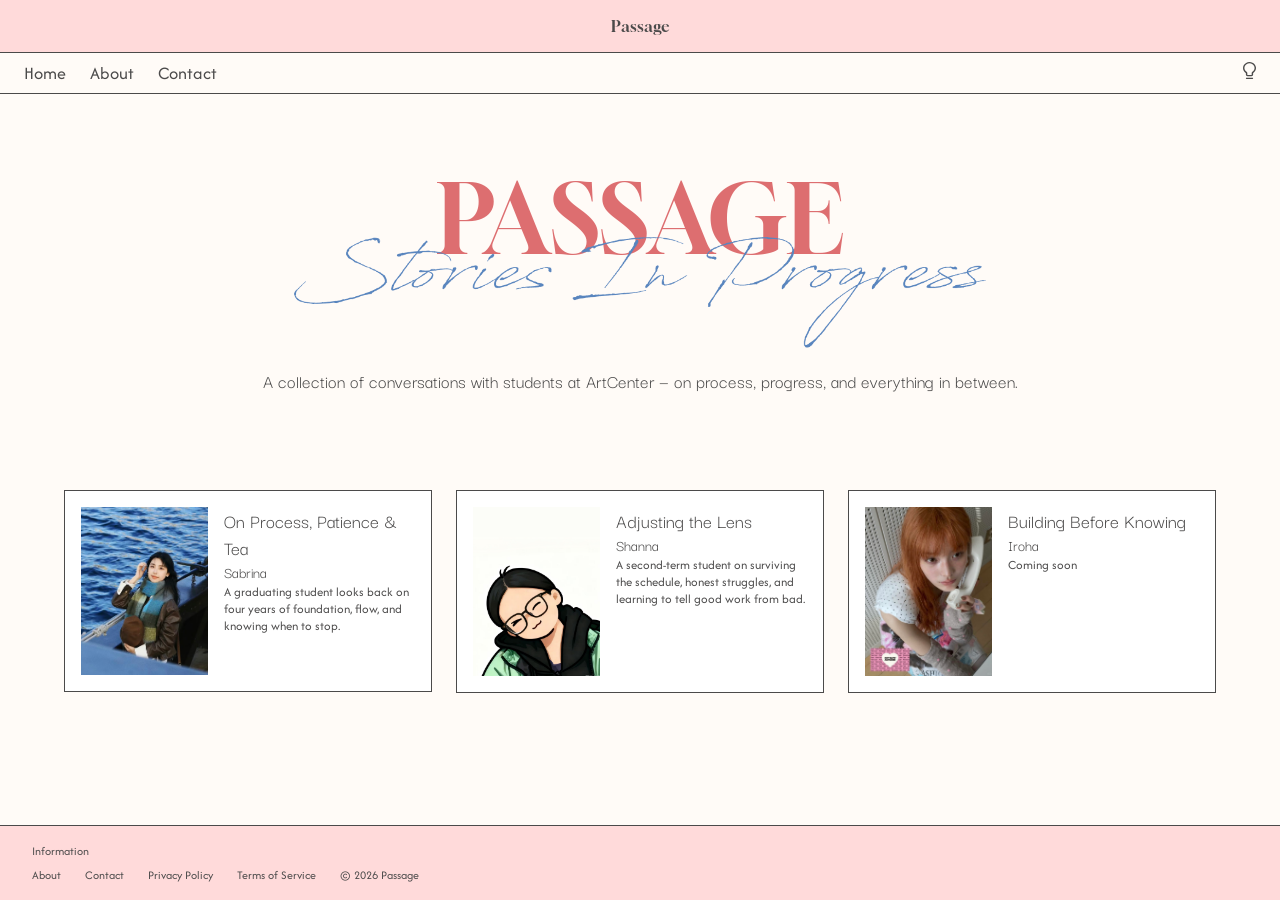
<file: index.html>
<!DOCTYPE html>
<html lang="en">
<head>
	<meta charset="utf-8">
	<meta content="initial-scale=1.0,width=device-width" name="viewport">

	<title>Passage-landing</title>

	<link href="css/reset.css" rel="stylesheet" type="text/css">
	<link href="css/styles.css" rel="stylesheet" type="text/css">

	<link rel="preconnect" href="https://fonts.googleapis.com">
	<link rel="preconnect" href="https://fonts.gstatic.com" crossorigin>
	<link href="https://fonts.googleapis.com/css2?family=Afacad:ital,wght@0,400..700;1,400..700&family=Darker+Grotesque:wght@300..900&family=Gloock&display=swap" rel="stylesheet">
	
	<script src="js/scripts.js"></script>
</head>

<body>
	<header class="Asite-header">
		<div class="header__logo-bar">
        	<h1 class="site-logo">Passage</h1>
    	</div>
		<nav class="site-nav">
			<ul class="nav__List">
				<li>Home</li>
				<li>About</li>
				<li>Contact</li>
			</ul>
			<!-- js for darkmode -->
			<ul class="site-icons">
				<li>
					<button class="button" onclick="document.body.classList.toggle('dark-mode')">
						<svg width="13" height="17" viewBox="0 0 13 17" fill="none" xmlns="http://www.w3.org/2000/svg">
							<path fill-rule="evenodd" clip-rule="evenodd" d="M6.5 1.34219C5.42835 1.34189 4.38431 1.65801 3.51861 2.24492C2.65291 2.83182 2.01032 3.65915 1.68361 4.60747C1.3569 5.55579 1.36297 6.57604 1.70094 7.52095C2.03891 8.46585 2.6913 9.28653 3.56393 9.86451C4.00207 10.1553 4.33333 10.6358 4.33333 11.2066V12.75C4.33333 12.8735 4.44119 12.9737 4.57407 12.9737H8.42592C8.48977 12.9737 8.55101 12.9501 8.59615 12.9082C8.6413 12.8662 8.66667 12.8093 8.66667 12.75V11.2057C8.66667 10.6358 8.99792 10.1553 9.43607 9.86362C10.3083 9.28551 10.9603 8.46488 11.298 7.52015C11.6357 6.57541 11.6417 5.55541 11.315 4.60733C10.9883 3.65925 10.3459 2.8321 9.48052 2.24524C8.6151 1.65838 7.57139 1.34216 6.5 1.34219ZM1.82454e-06 6.03953C-1.43264e-05 5.00396 0.286556 3.98578 0.832186 3.08279C1.37782 2.17981 2.16418 1.42235 3.11573 0.88317C4.06729 0.343994 5.15208 0.0412162 6.26589 0.00391899C7.37971 -0.0333782 8.48514 0.196058 9.476 0.670191C10.4669 1.14432 11.3099 1.84722 11.924 2.71137C12.5382 3.57552 12.9029 4.57189 12.9831 5.60478C13.0634 6.63766 12.8564 7.67236 12.3821 8.60949C11.9078 9.54662 11.1821 10.3547 10.2748 10.9561C10.1535 11.0366 10.1111 11.1368 10.1111 11.2066V12.75C10.1111 13.1653 9.93356 13.5636 9.61753 13.8572C9.3015 14.1508 8.87286 14.3158 8.42592 14.3158H4.57407C4.12714 14.3158 3.6985 14.1508 3.38247 13.8572C3.06644 13.5636 2.88889 13.1653 2.88889 12.75V11.2057C2.88889 11.1368 2.84652 11.0366 2.72519 10.9561C1.88179 10.398 1.19435 9.66047 0.720272 8.80517C0.24619 7.94987 -0.000774487 7.0016 1.82454e-06 6.03953ZM2.88889 16.329C2.88889 16.151 2.96498 15.9803 3.10042 15.8544C3.23587 15.7286 3.41957 15.6579 3.61111 15.6579H9.38889C9.58043 15.6579 9.76413 15.7286 9.89958 15.8544C10.035 15.9803 10.1111 16.151 10.1111 16.329C10.1111 16.5069 10.035 16.6776 9.89958 16.8035C9.76413 16.9293 9.58043 17 9.38889 17H3.61111C3.41957 17 3.23587 16.9293 3.10042 16.8035C2.96498 16.6776 2.88889 16.5069 2.88889 16.329Z" fill="currentColor"/>
						</svg>
					</button>
				</li>
			</ul>
		</nav>
	</header>
	
	<main class="landing">
		<div class="Atitle">
			<h1 class="Atitle__main">PASSAGE</h1>
			<h2 class="Atitle__name">
        		<img src="SIP.png" alt="subtitle">
    		</h2>
			<p class="Atitle__Description">A collection of conversations with students at ArtCenter — on process, progress, and everything in between.</p>
		</div>
		
		<div class="cardswrapper">
			<a href="Sabrina.html" class="card-link">
				<div class="cards">
					<div class="card__image">
						<img src="sabrina.jpeg" alt="sabrina">
					</div>
					<div class="card__Content">
						<h2 class="card__Heading">On Process, Patience & Tea</h2>
						<h2 class="card__Subheading">Sabrina</h2>
						<div class="des">
							<p class="card__Description">A graduating student looks back on four years of foundation, flow, and knowing when to stop.</p>
						</div>
					</div>
				</div>
			</a>
			
			<a href="Shanna.html" class="card-link">
				<div class="cards">
					<div class="card__image">
						<img src="shanna profile.jpg" alt="shanna">
					</div>
					<div class="card__Content">
						<h2 class="card__Heading">Adjusting the Lens</h2>
						<h2 class="card__Subheading">Shanna</h2>
						<div class="des">
							<p class="card__Description">A second-term student on surviving the schedule, honest struggles, and learning to tell good work from bad.</p>
						</div>
					</div>
				</div>
			</a>
			
			<div class="cards">
				<div class="card__image">
					<img src="iroha.jpeg" alt="iroha">
				</div>
				<div class="card__content">
					<h2 class="card__Heading">Building Before Knowing</h2>
					<h2 class="card__Subheading">Iroha</h2>
					<div class="des">
						<p class="card__Description">Coming soon</p>
					</div>
				</div>
			</div>
	</main>

	<footer class="Asite-footer">
		<p class="footer__Heading">Information</p>
		<p class="footer__List">
		<ul class="footer__List">
			<li>About</li>
			<li>Contact</li>
			<li>Privacy Policy</li>
			<li>Terms of Service</li>
			<li>© 2026 Passage</li>
		</ul>
	</footer>

</body>
</html>
</file>
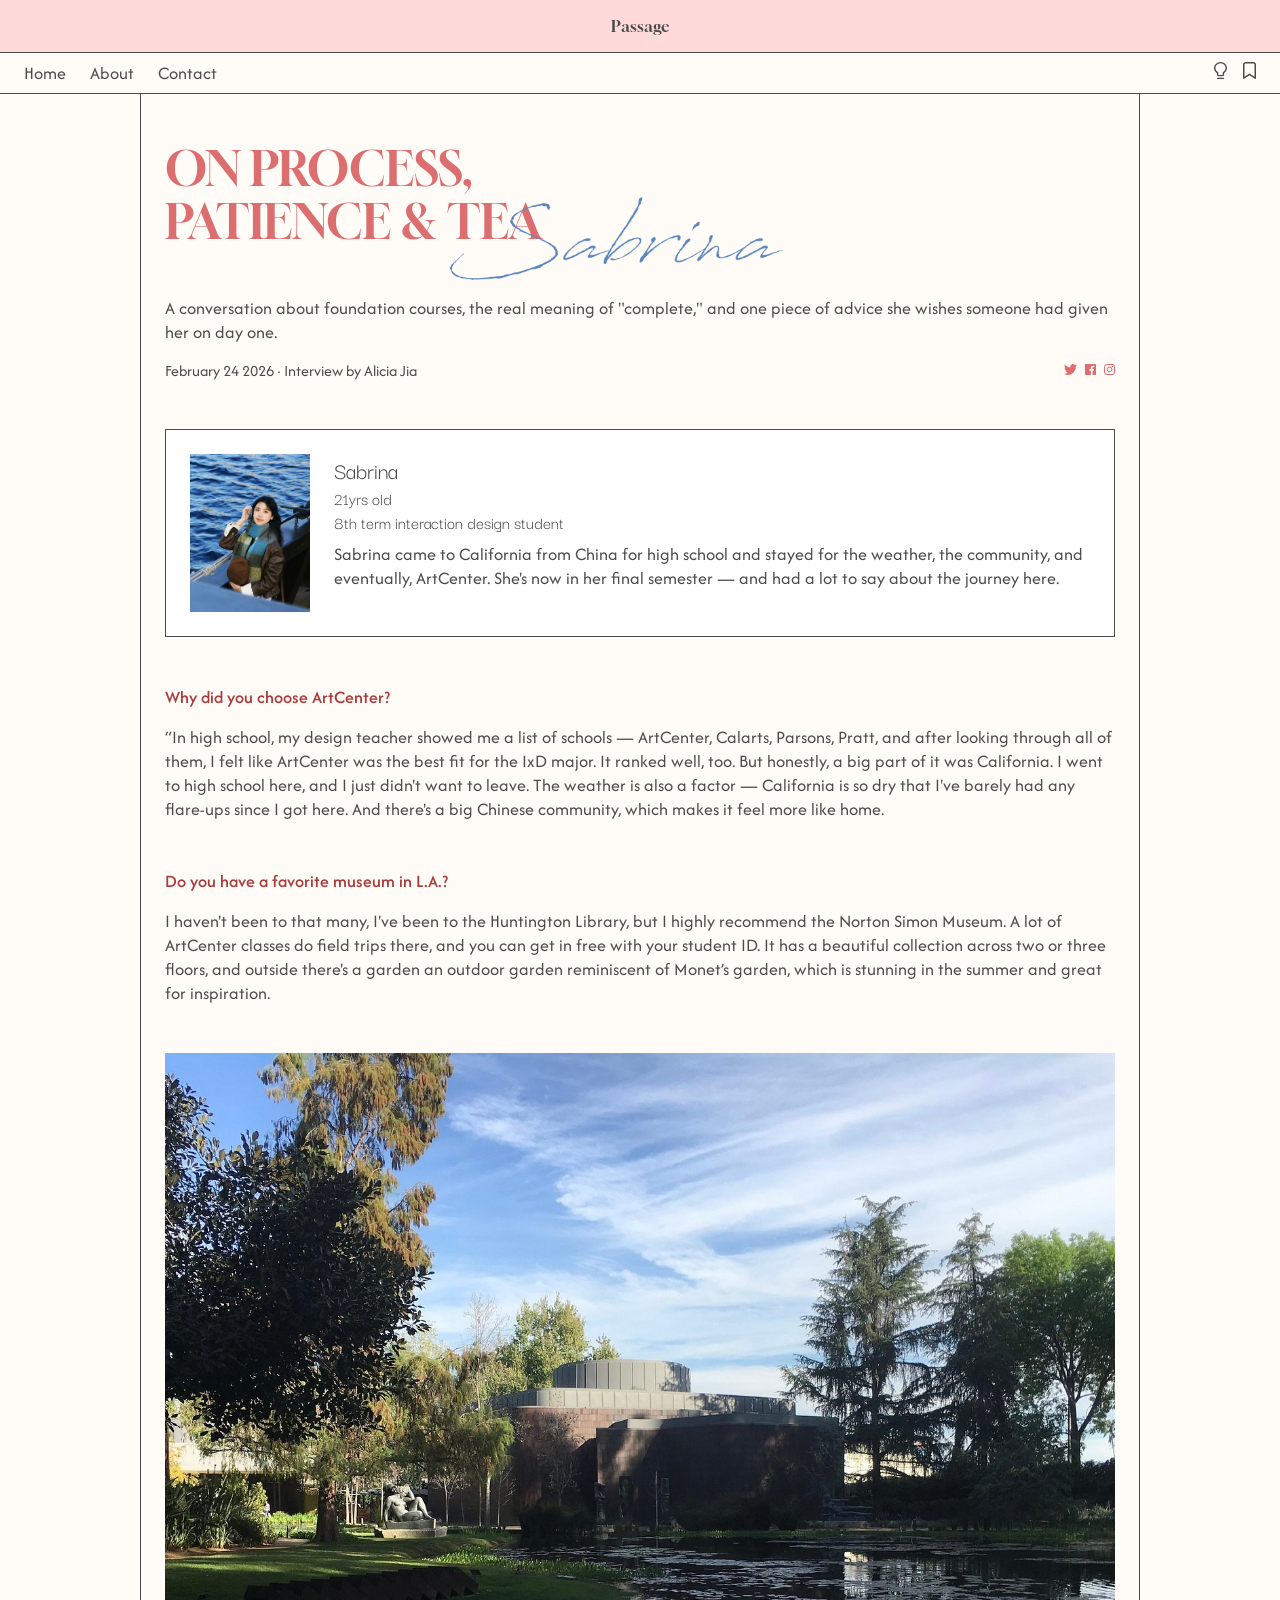
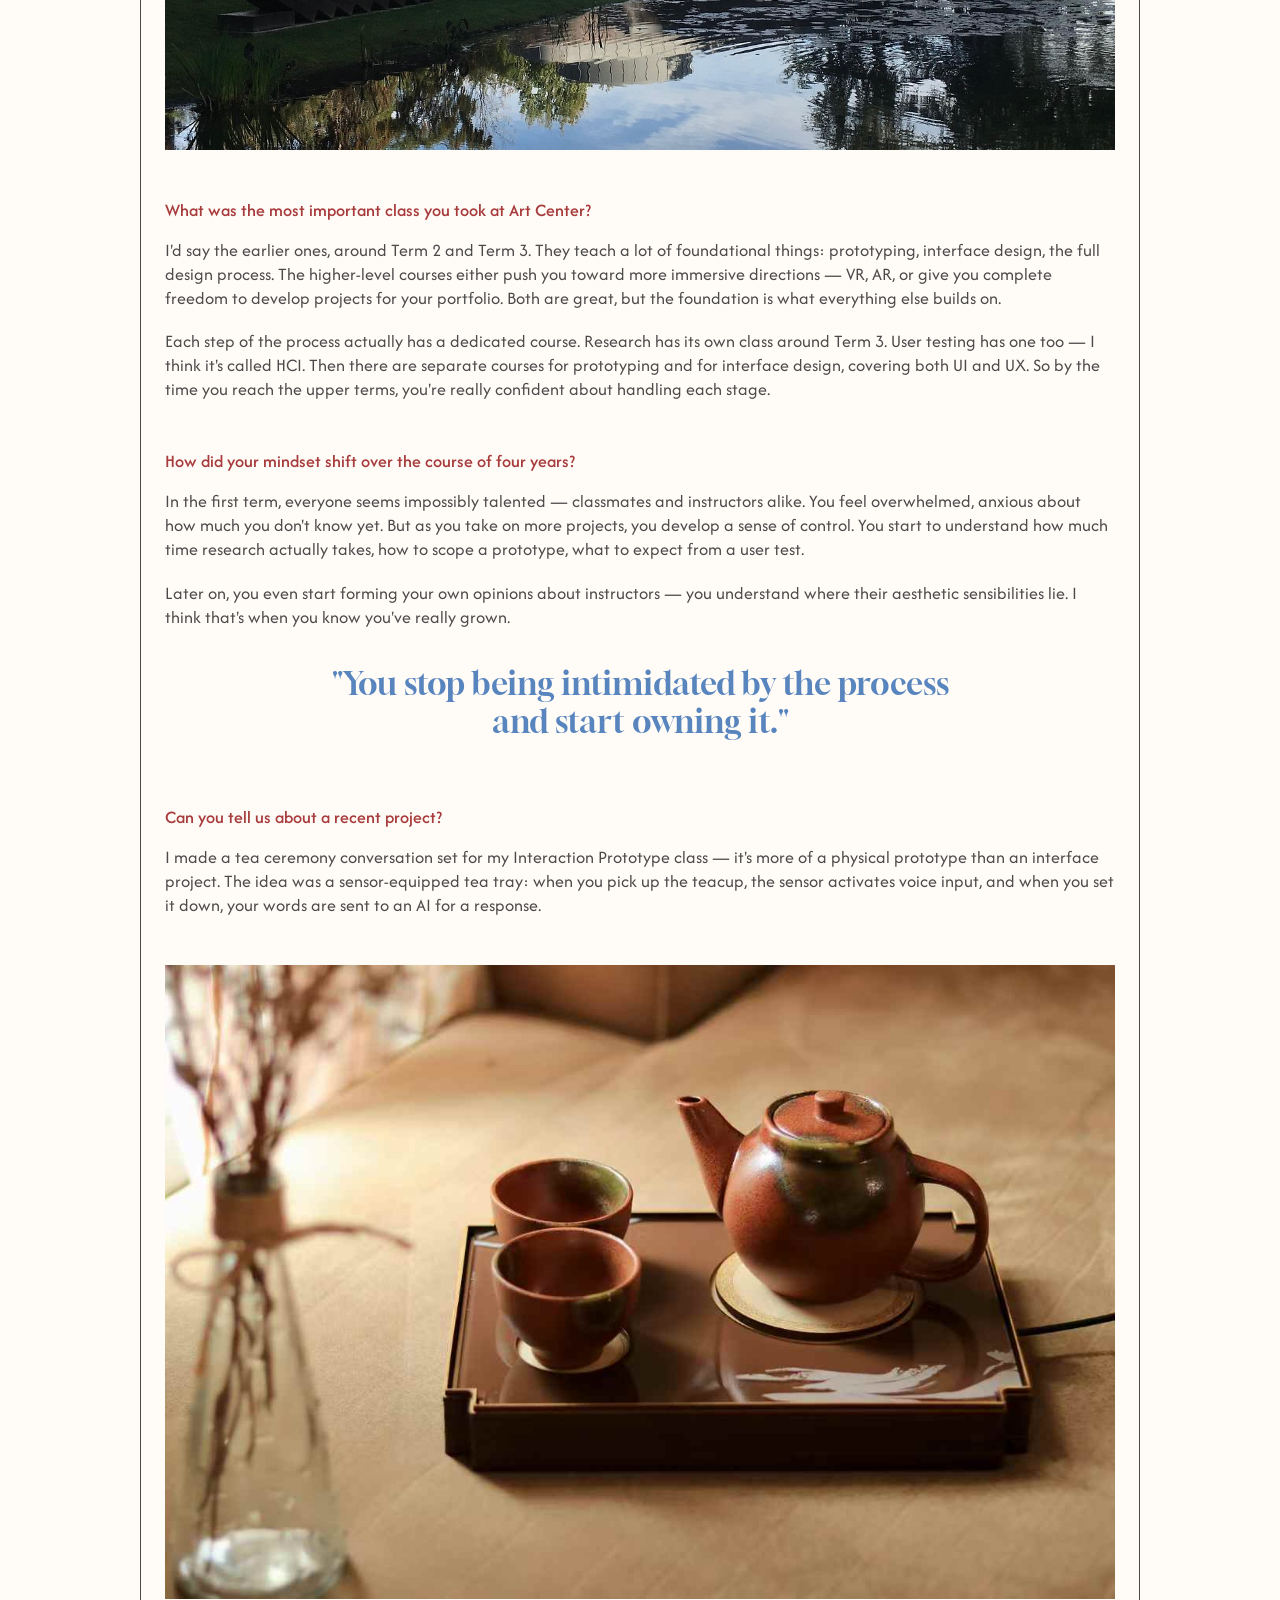
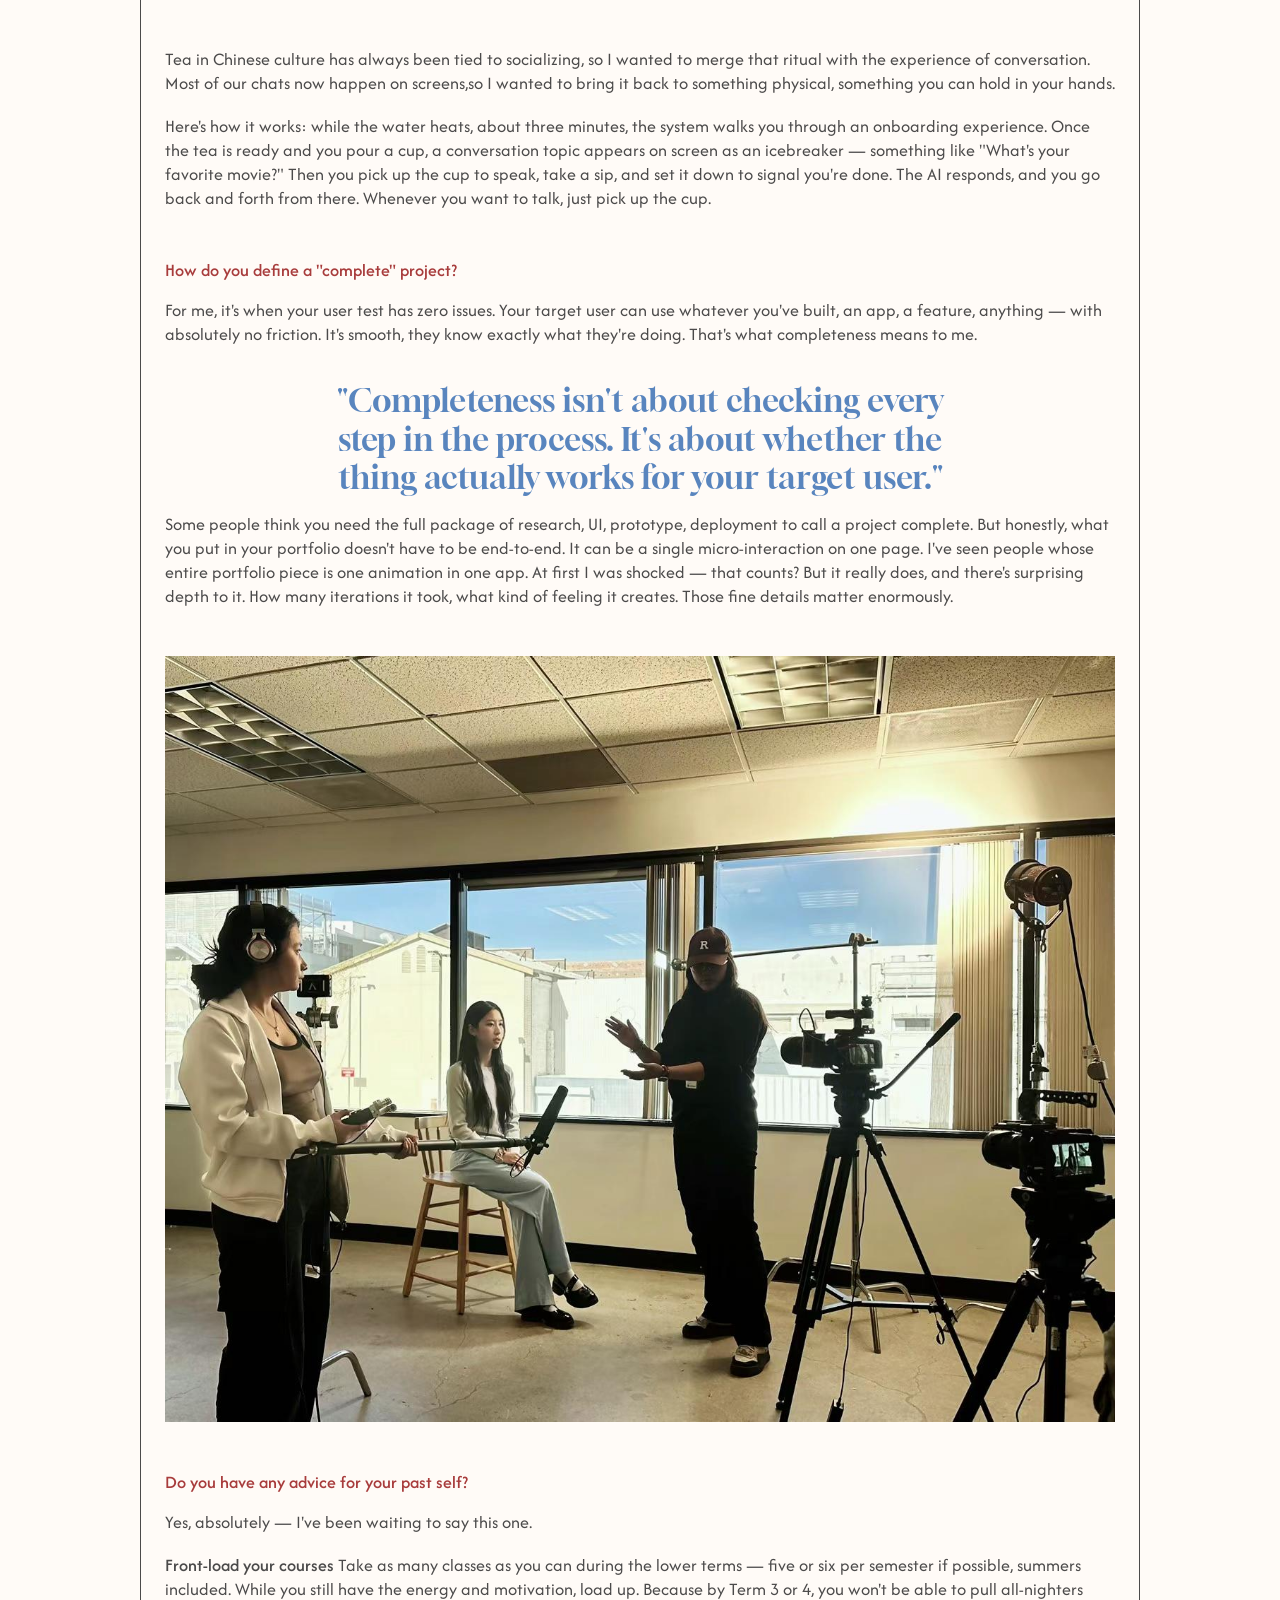
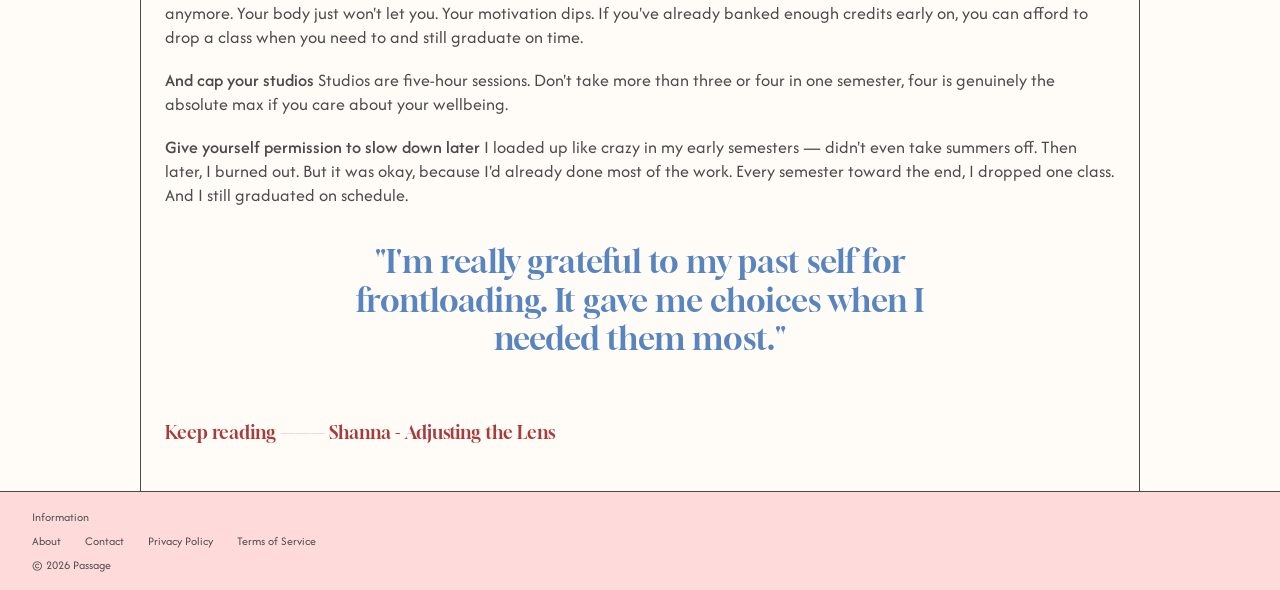
<file: Sabrina.html>
<!DOCTYPE html>
<html lang="en">
<head>
	<meta charset="utf-8">
	<meta content="initial-scale=1.0,width=device-width" name="viewport">

	<title>Passage-Sabrina</title>

	<link href="css/reset.css" rel="stylesheet" type="text/css">
	<link href="css/styles.css" rel="stylesheet" type="text/css">

	<link rel="preconnect" href="https://fonts.googleapis.com">
	<link rel="preconnect" href="https://fonts.gstatic.com" crossorigin>
	<link href="https://fonts.googleapis.com/css2?family=Afacad:ital,wght@0,400..700;1,400..700&family=Darker+Grotesque:wght@300..900&family=Gloock&display=swap" rel="stylesheet">
	
	<script src="js/scripts.js"></script>
</head>

<body>
	<header class="site-header">
		<div class="header__logo-bar">
        	<h1 class="site-logo"><a href="index.html">Passage</a></h1>
    	</div>
		<nav class="site-nav">
			<ul class="nav__List">
				<li>Home</li>
				<li>About</li>
				<li>Contact</li>
			</ul>
			</div>
			<!-- js for darkmode -->
			<ul class="site-icons">
				<li>
					<button class="button" onclick="document.body.classList.toggle('dark-mode')">
						<svg width="13" height="17" viewBox="0 0 13 17" fill="none" xmlns="http://www.w3.org/2000/svg">
							<path fill-rule="evenodd" clip-rule="evenodd" d="M6.5 1.34219C5.42835 1.34189 4.38431 1.65801 3.51861 2.24492C2.65291 2.83182 2.01032 3.65915 1.68361 4.60747C1.3569 5.55579 1.36297 6.57604 1.70094 7.52095C2.03891 8.46585 2.6913 9.28653 3.56393 9.86451C4.00207 10.1553 4.33333 10.6358 4.33333 11.2066V12.75C4.33333 12.8735 4.44119 12.9737 4.57407 12.9737H8.42592C8.48977 12.9737 8.55101 12.9501 8.59615 12.9082C8.6413 12.8662 8.66667 12.8093 8.66667 12.75V11.2057C8.66667 10.6358 8.99792 10.1553 9.43607 9.86362C10.3083 9.28551 10.9603 8.46488 11.298 7.52015C11.6357 6.57541 11.6417 5.55541 11.315 4.60733C10.9883 3.65925 10.3459 2.8321 9.48052 2.24524C8.6151 1.65838 7.57139 1.34216 6.5 1.34219ZM1.82454e-06 6.03953C-1.43264e-05 5.00396 0.286556 3.98578 0.832186 3.08279C1.37782 2.17981 2.16418 1.42235 3.11573 0.88317C4.06729 0.343994 5.15208 0.0412162 6.26589 0.00391899C7.37971 -0.0333782 8.48514 0.196058 9.476 0.670191C10.4669 1.14432 11.3099 1.84722 11.924 2.71137C12.5382 3.57552 12.9029 4.57189 12.9831 5.60478C13.0634 6.63766 12.8564 7.67236 12.3821 8.60949C11.9078 9.54662 11.1821 10.3547 10.2748 10.9561C10.1535 11.0366 10.1111 11.1368 10.1111 11.2066V12.75C10.1111 13.1653 9.93356 13.5636 9.61753 13.8572C9.3015 14.1508 8.87286 14.3158 8.42592 14.3158H4.57407C4.12714 14.3158 3.6985 14.1508 3.38247 13.8572C3.06644 13.5636 2.88889 13.1653 2.88889 12.75V11.2057C2.88889 11.1368 2.84652 11.0366 2.72519 10.9561C1.88179 10.398 1.19435 9.66047 0.720272 8.80517C0.24619 7.94987 -0.000774487 7.0016 1.82454e-06 6.03953ZM2.88889 16.329C2.88889 16.151 2.96498 15.9803 3.10042 15.8544C3.23587 15.7286 3.41957 15.6579 3.61111 15.6579H9.38889C9.58043 15.6579 9.76413 15.7286 9.89958 15.8544C10.035 15.9803 10.1111 16.151 10.1111 16.329C10.1111 16.5069 10.035 16.6776 9.89958 16.8035C9.76413 16.9293 9.58043 17 9.38889 17H3.61111C3.41957 17 3.23587 16.9293 3.10042 16.8035C2.96498 16.6776 2.88889 16.5069 2.88889 16.329Z" fill="currentColor"/>
						</svg>
					</button>
				</li>
				<li>
					<svg width="13" height="17" viewBox="0 0 13 17" fill="none" xmlns="http://www.w3.org/2000/svg">
						<path d="M12.25 17C12.0974 16.9971 11.9487 16.9534 11.82 16.8737L6.5 13.2697L1.18 16.8737C1.06249 16.9432 0.927571 16.98 0.79 16.98C0.652429 16.98 0.517508 16.9432 0.4 16.8737C0.284915 16.8161 0.187407 16.7301 0.117216 16.6245C0.0470251 16.5188 0.00660751 16.397 0 16.2714V2.67143C0 1.96292 0.289731 1.28343 0.805456 0.782443C1.32118 0.281453 2.02065 0 2.75 0H10.25C10.9793 0 11.6788 0.281453 12.1945 0.782443C12.7103 1.28343 13 1.96292 13 2.67143V16.2714C13.0005 16.4037 12.9634 16.5335 12.8928 16.6467C12.8223 16.7598 12.7209 16.8518 12.6 16.9126C12.4927 16.9697 12.3724 16.9998 12.25 17ZM6.5 11.6571C6.65325 11.6556 6.80331 11.6996 6.93 11.7834L11.5 14.8726V2.67143C11.5 2.34938 11.3683 2.04052 11.1339 1.8128C10.8995 1.58508 10.5815 1.45714 10.25 1.45714H2.75C2.41848 1.45714 2.10054 1.58508 1.86612 1.8128C1.6317 2.04052 1.5 2.34938 1.5 2.67143V14.8726L6.07 11.7834C6.19668 11.6996 6.34675 11.6556 6.5 11.6571Z" fill="currentColor"/>
					</svg>
				</li>
			</ul>
		</nav>
	</header>
	
	<main class="wrapper">
		<div class="title">
			<h1 class="title__main">On Process,<br> Patience & Tea</h1>
			<h2 class="title__name">
        		<img src="signature.png" alt="Sabrina">
    		</h2>
			<p class="title__Description">A conversation about foundation courses, the real meaning of "complete," and one piece of advice she wishes someone had given her on day one.</p>
			<div class="title__Info">
				<p class="title__Info--Date">February 24 2026 · Interview by Alicia Jia</p>
				<ul class="title__Info--shareicons">
					<li><img src="twi.svg" alt="twitter"></li>
					<li><img src="fb.svg" alt="facebook"></li>
					<li><img src="ins.svg" alt="instagram"></li>
				</ul>
			</div>
		</div>

		<div class="bio">
			<div class="bio_content1">
				<div class="bio__image">
					<img src="sabrina.jpeg" alt="sabrina">
				</div>
				<div class="bio__Content">
					<h2 class="bio__Heading">Sabrina</h2>
					<h3 class="bio__Subheading">21yrs old</h3>
					<h3 class="bio__Subheading">8th term interaction design student </h3>
					<div class="des">
						<p class="bio__Description">Sabrina came to California from China for high school and stayed for the weather, the community, and eventually, ArtCenter. She's now in her final semester — and had a lot to say about the journey here.</p>
					</div>
		</div>
			</div></div>

		<div class="interview">
				<h3 class="interview__quest">Why did you choose ArtCenter?</h3>
				<p class="interview__ans">“In high school, my design teacher showed me a list of schools — ArtCenter, Calarts, Parsons, Pratt, and after looking through all of them, I felt like ArtCenter was the best fit for the IxD major. It ranked well, too. But honestly, a big part of it was California. I went to high school here, and I just didn't want to leave. The weather is also a factor — California is so dry that I've barely had any flare-ups since I got here. And there's a big Chinese community, which makes it feel more like home.</p>
				
				<h3 class="interview__quest">Do you have a favorite museum in L.A.?</h3>
				<p class="interview__ans">I haven't been to that many, I've been to the Huntington Library, but I highly recommend the Norton Simon Museum. A lot of ArtCenter classes do field trips there, and you can get in free with your student ID. It has a beautiful collection across two or three floors, and outside there's a garden an outdoor garden reminiscent of Monet’s garden, which is stunning in the summer and great for inspiration.</p>
				<div class="interview__Image">
					<img src="museum.jpeg" alt="museum">
				</div>

				<h3 class="interview__quest">What was the most important class you took at Art Center?</h3>
				<p class="interview__ans">I'd say the earlier ones, around Term 2 and Term 3. They teach a lot of foundational things: prototyping, interface design, the full design process. The higher-level courses either push you toward more immersive directions — VR, AR, or give you complete freedom to develop projects for your portfolio. Both are great, but the foundation is what everything else builds on.</p>
				<p class="interview__ans">Each step of the process actually has a dedicated course. Research has its own class around Term 3. User testing has one too — I think it's called HCI. Then there are separate courses for prototyping and for interface design, covering both UI and UX. So by the time you reach the upper terms, you're really confident about handling each stage.</p>
				
				<h3 class="interview__quest">How did your mindset shift over the course of four years?</h3>
				<p class="interview__ans">In the first term, everyone seems impossibly talented — classmates and instructors alike. You feel overwhelmed, anxious about how much you don't know yet. But as you take on more projects, you develop a sense of control. You start to understand how much time research actually takes, how to scope a prototype, what to expect from a user test.</p>
				<p class="interview__ans">Later on, you even start forming your own opinions about instructors — you understand where their aesthetic sensibilities lie. I think that's when you know you've really grown. </p>
				<blockquote class="quote">
					<p class="quote__text">"You stop being intimidated by the process and start owning it."</p>
				</blockquote>

				<h3 class="interview__quest">Can you tell us about a recent project?</h3>
				<p class="interview__ans">I made a tea ceremony conversation set for my Interaction Prototype class — it's more of a physical prototype than an interface project. The idea was a sensor-equipped tea tray: when you pick up the teacup, the sensor activates voice input, and when you set it down, your words are sent to an AI for a response.</p>
				<div class="interview__Image">
					<img src="teaset.jpeg" alt="teaset">
				</div>
				<p class="interview__ans">Tea in Chinese culture has always been tied to socializing, so I wanted to merge that ritual with the experience of conversation. Most of our chats now happen on screens,so I wanted to bring it back to something physical, something you can hold in your hands.</p>
				<p class="interview__ans">Here's how it works: while the water heats, about three minutes, the system walks you through an onboarding experience. Once the tea is ready and you pour a cup, a conversation topic appears on screen as an icebreaker — something like "What's your favorite movie?" Then you pick up the cup to speak, take a sip, and set it down to signal you're done. The AI responds, and you go back and forth from there. Whenever you want to talk, just pick up the cup.</p>

				<h3 class="interview__quest">How do you define a "complete" project?</h3>
				<p class="interview__ans">For me, it's when your user test has zero issues. Your target user can use whatever you've built, an app, a feature, anything — with absolutely no friction. It's smooth, they know exactly what they're doing. That's what completeness means to me.</p>
				<blockquote class="quote">
					<p class="quote__text">"Completeness isn't about checking every step in the process. It's about whether the thing actually works for your target user."</p>
				</blockquote>
				<p class="interview__ans">Some people think you need the full package of research, UI, prototype, deployment to call a project complete. But honestly, what you put in your portfolio doesn't have to be end-to-end. It can be a single micro-interaction on one page. I've seen people whose entire portfolio piece is one animation in one app. At first I was shocked — that counts? But it really does, and there's surprising depth to it. How many iterations it took, what kind of feeling it creates. Those fine details matter enormously.</p>
				<div class="interview__Image">
					<img src="life.jpeg" alt="life">
				</div>

				<h3 class="interview__quest">Do you have any advice for your past self?</h3>
				<p class="interview__ans">Yes, absolutely — I've been waiting to say this one.</p>
				<p class="interview__ans"><em>Front-load your courses</em> Take as many classes as you can during the lower terms — five or six per semester if possible, summers included. While you still have the energy and motivation, load up. Because by Term 3 or 4, you won't be able to pull all-nighters anymore. Your body just won't let you. Your motivation dips. If you've already banked enough credits early on, you can afford to drop a class when you need to and still graduate on time.</p>
				<p class="interview__ans"><em>And cap your studios</em>  Studios are five-hour sessions. Don't take more than three or four in one semester, four is genuinely the absolute max if you care about your wellbeing. </p>
				<p class="interview__ans"><em>Give yourself permission to slow down later</em>  I loaded up like crazy in my early semesters — didn't even take summers off. Then later, I burned out. But it was okay, because I'd already done most of the work. Every semester toward the end, I dropped one class. And I still graduated on schedule. </p>
				<blockquote class="quote">
					<p class="quote__text">"I'm really grateful to my past self for frontloading. It gave me choices when I needed them most."</p>
				</blockquote>
		</div>

		<h2 class="guide__Heading">Keep reading ——— <a href="Shanna.html">Shanna - Adjusting the Lens</a></h2>

	</main>

	<footer class="site-footer">
		<p class="footer__Heading">Information</p>
		<p class="footer__List">
		<ul class="footer__List">
			<li>About</li>
			<li>Contact</li>
			<li>Privacy Policy</li>
			<li>Terms of Service</li>
		</ul>
		<p>© 2026 Passage</p>
	</footer>

</body>
</html>
</file>
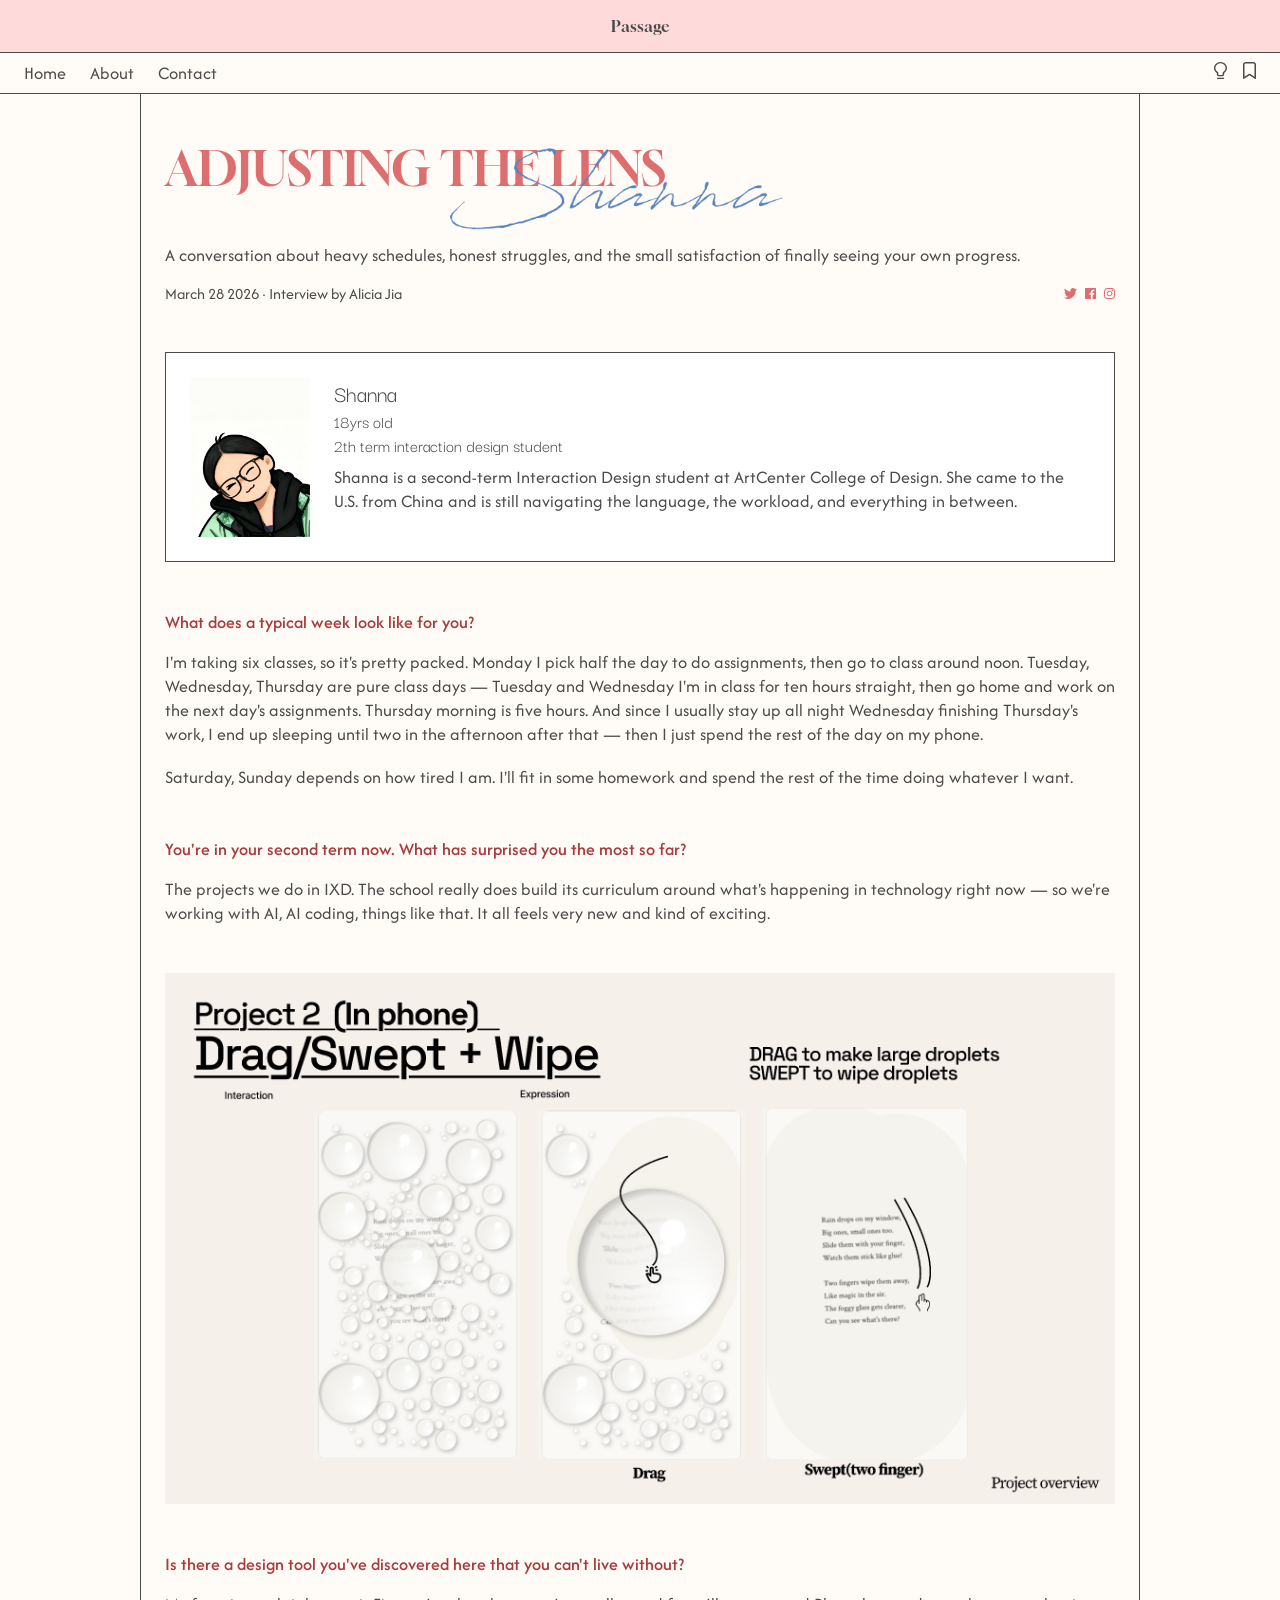
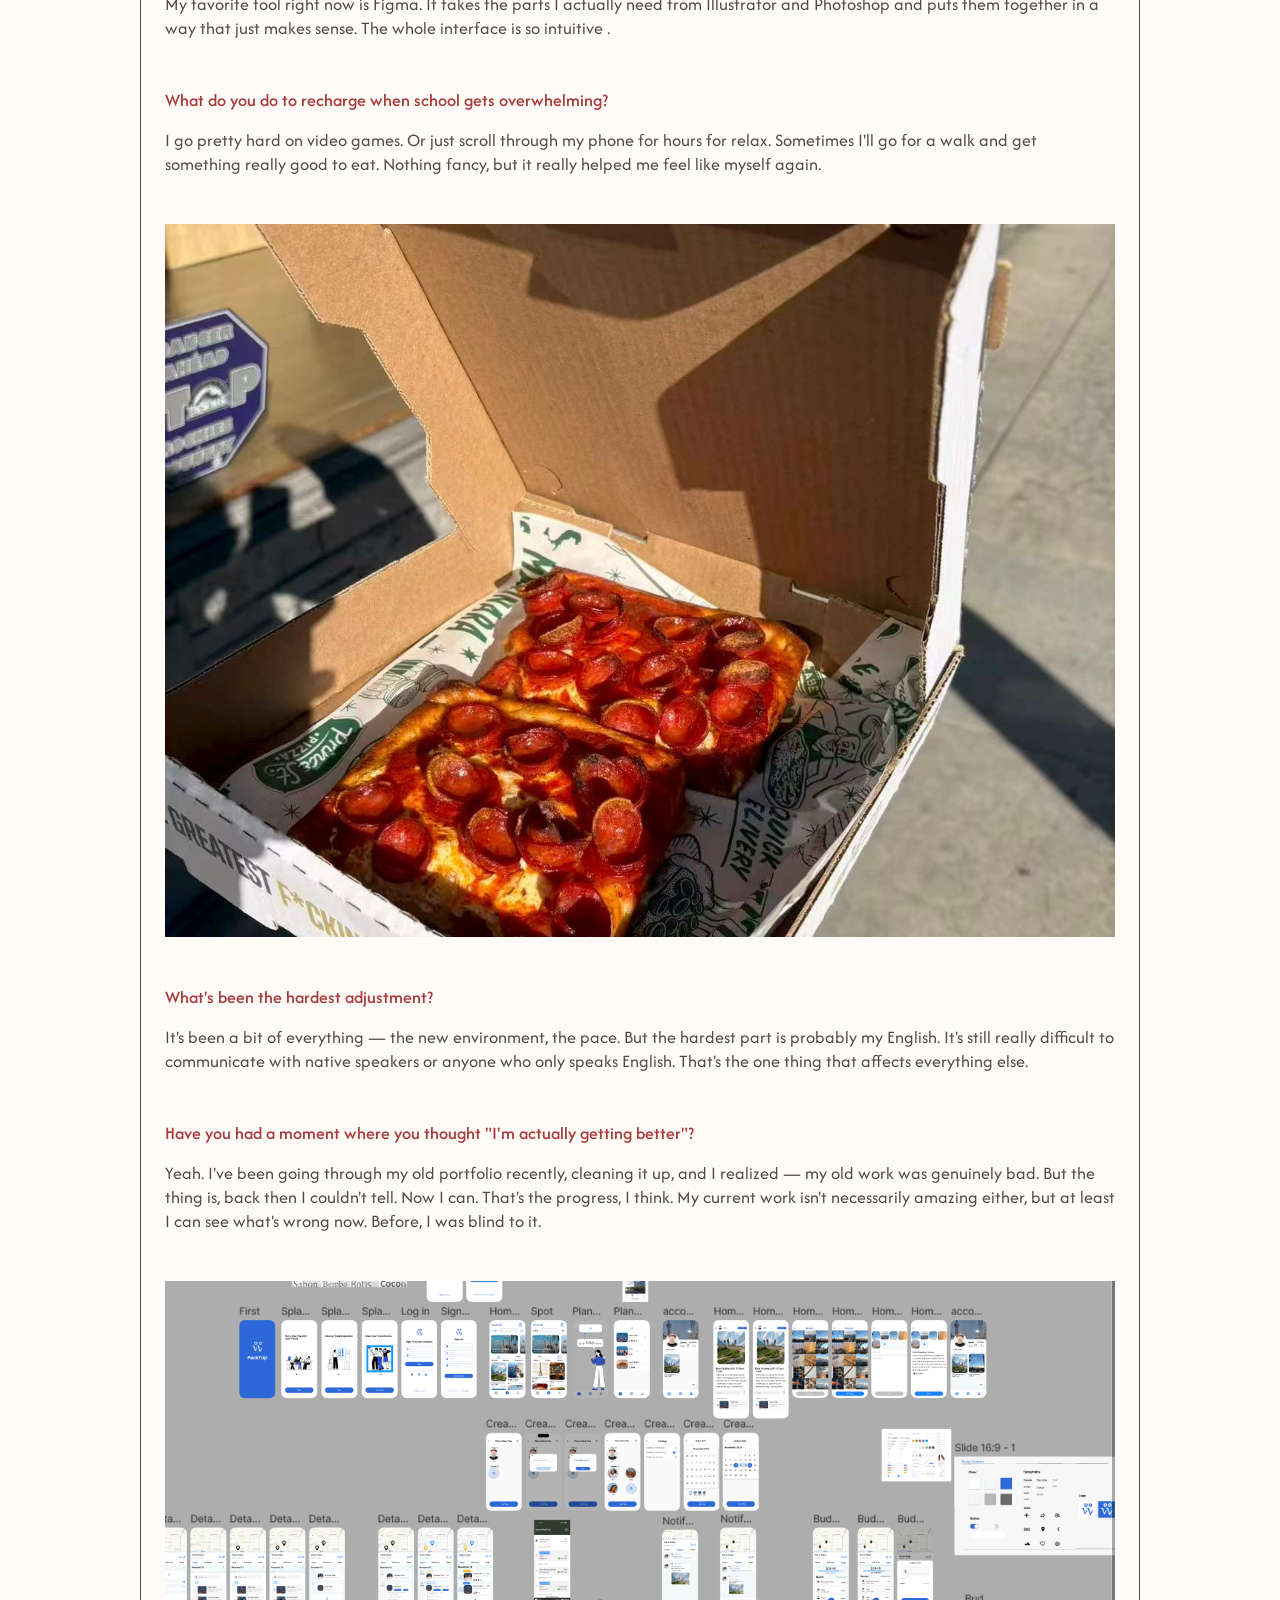
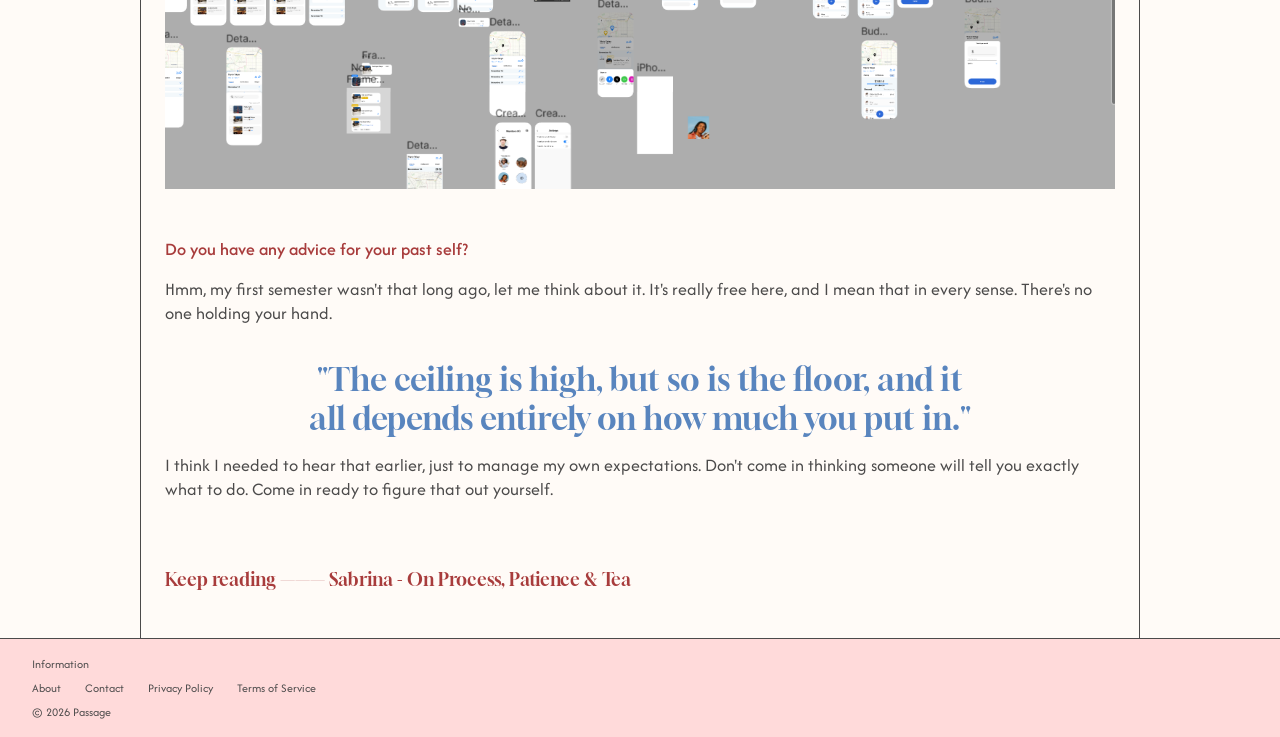
<file: Shanna.html>
<!DOCTYPE html>
<html lang="en">
<head>
	<meta charset="utf-8">
	<meta content="initial-scale=1.0,width=device-width" name="viewport">

	<title>Passage-Shanna</title>

	<link href="css/reset.css" rel="stylesheet" type="text/css">
	<link href="css/styles.css" rel="stylesheet" type="text/css">

	<link rel="preconnect" href="https://fonts.googleapis.com">
	<link rel="preconnect" href="https://fonts.gstatic.com" crossorigin>
	<link href="https://fonts.googleapis.com/css2?family=Afacad:ital,wght@0,400..700;1,400..700&family=Darker+Grotesque:wght@300..900&family=Gloock&display=swap" rel="stylesheet">
	
	<script src="js/scripts.js"></script>
</head>

<body>
	<header class="site-header">
		<div class="header__logo-bar">
        	<h1 class="site-logo"><a href="index.html">Passage</a></h1>
    	</div>
		<nav class="site-nav">
			<ul class="nav__List">
				<li>Home</li>
				<li>About</li>
				<li>Contact</li>
			</ul>
			<!-- js for darkmode -->
			<ul class="site-icons">
				<li>
					<button class="button" onclick="document.body.classList.toggle('dark-mode')">
						<svg width="13" height="17" viewBox="0 0 13 17" fill="none" xmlns="http://www.w3.org/2000/svg">
							<path fill-rule="evenodd" clip-rule="evenodd" d="M6.5 1.34219C5.42835 1.34189 4.38431 1.65801 3.51861 2.24492C2.65291 2.83182 2.01032 3.65915 1.68361 4.60747C1.3569 5.55579 1.36297 6.57604 1.70094 7.52095C2.03891 8.46585 2.6913 9.28653 3.56393 9.86451C4.00207 10.1553 4.33333 10.6358 4.33333 11.2066V12.75C4.33333 12.8735 4.44119 12.9737 4.57407 12.9737H8.42592C8.48977 12.9737 8.55101 12.9501 8.59615 12.9082C8.6413 12.8662 8.66667 12.8093 8.66667 12.75V11.2057C8.66667 10.6358 8.99792 10.1553 9.43607 9.86362C10.3083 9.28551 10.9603 8.46488 11.298 7.52015C11.6357 6.57541 11.6417 5.55541 11.315 4.60733C10.9883 3.65925 10.3459 2.8321 9.48052 2.24524C8.6151 1.65838 7.57139 1.34216 6.5 1.34219ZM1.82454e-06 6.03953C-1.43264e-05 5.00396 0.286556 3.98578 0.832186 3.08279C1.37782 2.17981 2.16418 1.42235 3.11573 0.88317C4.06729 0.343994 5.15208 0.0412162 6.26589 0.00391899C7.37971 -0.0333782 8.48514 0.196058 9.476 0.670191C10.4669 1.14432 11.3099 1.84722 11.924 2.71137C12.5382 3.57552 12.9029 4.57189 12.9831 5.60478C13.0634 6.63766 12.8564 7.67236 12.3821 8.60949C11.9078 9.54662 11.1821 10.3547 10.2748 10.9561C10.1535 11.0366 10.1111 11.1368 10.1111 11.2066V12.75C10.1111 13.1653 9.93356 13.5636 9.61753 13.8572C9.3015 14.1508 8.87286 14.3158 8.42592 14.3158H4.57407C4.12714 14.3158 3.6985 14.1508 3.38247 13.8572C3.06644 13.5636 2.88889 13.1653 2.88889 12.75V11.2057C2.88889 11.1368 2.84652 11.0366 2.72519 10.9561C1.88179 10.398 1.19435 9.66047 0.720272 8.80517C0.24619 7.94987 -0.000774487 7.0016 1.82454e-06 6.03953ZM2.88889 16.329C2.88889 16.151 2.96498 15.9803 3.10042 15.8544C3.23587 15.7286 3.41957 15.6579 3.61111 15.6579H9.38889C9.58043 15.6579 9.76413 15.7286 9.89958 15.8544C10.035 15.9803 10.1111 16.151 10.1111 16.329C10.1111 16.5069 10.035 16.6776 9.89958 16.8035C9.76413 16.9293 9.58043 17 9.38889 17H3.61111C3.41957 17 3.23587 16.9293 3.10042 16.8035C2.96498 16.6776 2.88889 16.5069 2.88889 16.329Z" fill="currentColor"/>
						</svg>
					</button>
				</li>
				<li>
					<svg width="13" height="17" viewBox="0 0 13 17" fill="none" xmlns="http://www.w3.org/2000/svg">
						<path d="M12.25 17C12.0974 16.9971 11.9487 16.9534 11.82 16.8737L6.5 13.2697L1.18 16.8737C1.06249 16.9432 0.927571 16.98 0.79 16.98C0.652429 16.98 0.517508 16.9432 0.4 16.8737C0.284915 16.8161 0.187407 16.7301 0.117216 16.6245C0.0470251 16.5188 0.00660751 16.397 0 16.2714V2.67143C0 1.96292 0.289731 1.28343 0.805456 0.782443C1.32118 0.281453 2.02065 0 2.75 0H10.25C10.9793 0 11.6788 0.281453 12.1945 0.782443C12.7103 1.28343 13 1.96292 13 2.67143V16.2714C13.0005 16.4037 12.9634 16.5335 12.8928 16.6467C12.8223 16.7598 12.7209 16.8518 12.6 16.9126C12.4927 16.9697 12.3724 16.9998 12.25 17ZM6.5 11.6571C6.65325 11.6556 6.80331 11.6996 6.93 11.7834L11.5 14.8726V2.67143C11.5 2.34938 11.3683 2.04052 11.1339 1.8128C10.8995 1.58508 10.5815 1.45714 10.25 1.45714H2.75C2.41848 1.45714 2.10054 1.58508 1.86612 1.8128C1.6317 2.04052 1.5 2.34938 1.5 2.67143V14.8726L6.07 11.7834C6.19668 11.6996 6.34675 11.6556 6.5 11.6571Z" fill="currentColor"/>
					</svg>
				</li>
			</ul>
		</nav>
	</header>
	
	<main class="wrapper">
		<div class="title">
			<h1 class="title__main">Adjusting the Lens</h1>
			<h2 class="title__name">
        		<img src="shanna.png" alt="Shanna">
    		</h2>
			<p class="title__Description">A conversation about heavy schedules, honest struggles, and the small satisfaction of finally seeing your own progress.</p>
			<div class="title__Info">
				<p class="title__Info--Date">March 28 2026 · Interview by Alicia Jia</p>
				<ul class="title__Info--shareicons">
					<li><img src="twi.svg" alt="twitter"></li>
					<li><img src="fb.svg" alt="facebook"></li>
					<li><img src="ins.svg" alt="instagram"></li>
				</ul>
			</div>
		</div>

		<div class="bio">
			<div class="bio_content1">
				<div class="bio__image">
					<img src="shanna profile.jpg" alt="shanna">
				</div>
				<div class="bio__Content">
					<h2 class="bio__Heading">Shanna</h2>
					<h3 class="bio__Subheading">18yrs old</h3>
					<h3 class="bio__Subheading">2th term interaction design student </h3>
					<div class="des">
						<p class="bio__Description">Shanna is a second-term Interaction Design student at ArtCenter College of Design. She came to the U.S. from China and is still navigating the language, the workload, and everything in between.</p>
					</div>
		</div>
			</div></div>

		<div class="interview">
				<h3 class="interview__quest">What does a typical week look like for you?</h3>
				<p class="interview__ans">I'm taking six classes, so it's pretty packed. Monday I pick half the day to do assignments, then go to class around noon. Tuesday, Wednesday, Thursday are pure class days — Tuesday and Wednesday I'm in class for ten hours straight, then go home and work on the next day's assignments. Thursday morning is five hours. And since I usually stay up all night Wednesday finishing Thursday's work, I end up sleeping until two in the afternoon after that — then I just spend the rest of the day on my phone.</p>
				<p>Saturday, Sunday depends on how tired I am. I'll fit in some homework and spend the rest of the time doing whatever I want.</p>
				
				<h3 class="interview__quest">You're in your second term now. What has surprised you the most so far?</h3>
				<p class="interview__ans">The projects we do in IXD. The school really does build its curriculum around what's happening in technology right now — so we're working with AI, AI coding, things like that. It all feels very new and kind of exciting.</p>
				<div class="interview__Image">
					<img src="pj2.png" alt="project2">
				</div>

				<h3 class="interview__quest">Is there a design tool you've discovered here that you can't live without?</h3>
				<p class="interview__ans">My favorite tool right now is Figma. It takes the parts I actually need from Illustrator and Photoshop and puts them together in a way that just makes sense. The whole interface is so intuitive .</p>

				<h3 class="interview__quest">What do you do to recharge when school gets overwhelming?</h3>
				<p class="interview__ans">I go pretty hard on video games. Or just scroll through my phone for hours for relax. Sometimes I'll go for a walk and get something really good to eat. Nothing fancy, but it really helped me feel like myself again.</p>
				<div class="interview__Image">
					<img src="pizza.jpg" alt="pizza">
				</div>

				<h3 class="interview__quest">What's been the hardest adjustment?</h3>
				<p class="interview__ans">It's been a bit of everything — the new environment, the pace. But the hardest part is probably my English. It's still really difficult to communicate with native speakers or anyone who only speaks English. That's the one thing that affects everything else.</p>
				
				<h3 class="interview__quest">Have you had a moment where you thought "I'm actually getting better"?</h3>
				<p class="interview__ans">Yeah. I've been going through my old portfolio recently, cleaning it up, and I realized — my old work was genuinely bad. But the thing is, back then I couldn't tell. Now I can. That's the progress, I think. My current work isn't necessarily amazing either, but at least I can see what's wrong now. Before, I was blind to it.</p>
				<div class="interview__Image">
					<img src="portfolio.png" alt="portfolio">
				</div>

				<h3 class="interview__quest">Do you have any advice for your past self?</h3>
				<p class="interview__ans">Hmm, my first semester wasn't that long ago, let me think about it. It's really free here, and I mean that in every sense. There's no one holding your hand. </p>
				<blockquote class="quote">
					<p class="quote__text">"The ceiling is high, but so is the floor, and it all depends entirely on how much you put in."</p>
				</blockquote>
				<p class="interview__ans">I think I needed to hear that earlier, just to manage my own expectations. Don't come in thinking someone will tell you exactly what to do. Come in ready to figure that out yourself.</p>

		<h2 class="guide__Heading">Keep reading ——— <a href="Sabrina.html">Sabrina - On Process, Patience & Tea</a></h2>

	</main>

	<footer class="site-footer">
		<p class="footer__Heading">Information</p>
		<p class="footer__List">
		<ul class="footer__List">
			<li>About</li>
			<li>Contact</li>
			<li>Privacy Policy</li>
			<li>Terms of Service</li>
		</ul>
		<p>© 2026 Passage</p>
	</footer>

</body>
</html>
</file>
<file: css/styles.css>
/* Variables */
:root {
	/* Colors */
	--text: #4B4A4A;
    --bordercolor:#4B4A4A;
	--bg: #FFFBF7;
	--bg-light: #ffffff;
    --accent1: #DD6E70;
	--accent1-dark: #A83C3C;
    --accent1-header:#FFDADA;
	--accent2: #5985BE;

    /* Margins */
    --margin-outside: 1rem;

}

/* Global */
html {
    height: 100%;
    margin: 0;
    padding: 0;
}

body {
    font-size: 16px;
	font-family: "afacad", sans-serif;
	color: var(--text);
	background-color: var(--bg);
    min-height: 100vh;
    display: flex;
    flex-direction: column;
    margin: 0;
    padding: 0;
}


body.dark-mode {
    --text: #E3E3E3;
    --bordercolor:#636363;
    --bg: #292929;
    --bg-light: #404040;
    --accent1: #F2B1B2;
    --accent1-dark: #F2B1B2;
    --accent1-header:#395A83;
    --accent2: #7da8e0;
}

a {
    text-decoration: none;
}

img {
    max-width: 100%;
    height: auto;
    display: block;
}

.nav__List {
    display: flex;
    gap: 1.5rem;
    list-style: none;
}

.site-icons svg {
    color: var(--text);
}

.wrapper {
    max-width: 1000px;
    padding:1.5rem;
    margin: 0 1rem;
    border-left: var(--bordercolor) 1px solid;
    border-right: var(--bordercolor) 1px solid;
    flex: 1;
}

.landing {
    max-width: 1200px;
    padding:1.5rem;
    margin: 0 auto;
}

.site-header {
    display: flex;
    flex-direction: column; 
    width: 100%;
}

.site-logo {
    font-family:"gloock", serif;
    position: relative;
    font-size: 1rem;
    color: var(--text);
    text-decoration: none;
}

.header__logo-bar {
    background-color: var(--accent1-header);
    padding: 1rem 0;
    text-align: center; 
    width: 100%;
    border-bottom: 1px solid #4B4A4A;
}

.site-nav {
    display: flex;
    justify-content: space-between;
    align-items: center;
    padding: 0.5rem 1.5rem;
    border-bottom: 1px solid var(--bordercolor);
}

.site-icons {
    display: flex;
    gap: 1rem;
    list-style: none; 
}

.site-nav button {
    background: none;
    border: none;
    padding: 0;
}


.title {
    position: relative; 
    margin-bottom: 3rem;
}

.title__main{
    padding-top: 3rem;
    font-family:"gloock", serif;
    font-size: 1.8rem;
    line-height: 1.1;
    color: var(--accent1);
    text-transform: uppercase;
    max-width: 80%; 
    margin-bottom: 3rem;
}

.title__name {
    position: absolute;
    bottom: 50%; 
    right: 5%;
    width: 45%;
    margin: 0; 
}

.title__Description {
    color: var(--text);
    margin-bottom: 1rem;
}
.title__Info {
    display: flex;
    font-size: 0.875rem;
    color: var(--text);
    margin-bottom: 0;
    justify-content: space-between
}

.title__Info--shareicons {
    display: flex;
    gap: 0.5rem;
    list-style: none;
    margin-bottom: 0;
    position: relative;
    top: 0.3rem;
}


.Atitle {
    position: relative; 
    margin-bottom: 3rem;
    margin-top: 3rem;
}

.Atitle__main{
    font-family:"gloock", serif;
    font-size: 4rem;
    line-height: 1.1;
    color: var(--accent1);
    text-align: center;
    text-transform: uppercase;
    margin-bottom: 2rem;
    padding-bottom: 3rem;
}

.Atitle__name {
    position:absolute;
    bottom: 40%;
    right: 20%;
    width: 60%;
} 

.Atitle__Description {
    color: var(--text);
    font-family: "darker grotesque", serif;
    font-size: 1.2rem;
    text-align: center;
}

.bio {
    display: grid;
    flex-wrap: wrap;
    align-items: start;
    gap: 1.5rem;
    background-color: var(--bg-light);
    padding: 1.5rem;
    border: var(--bordercolor) 1px solid;
    margin-bottom: 3rem;
}

.bio_content1 {
    display: contents;
}
.bio_content1 img{
    width: 60%;
}

.bio_image, .bio_Content {
    display: grid ; 
}
.bio__Heading {
    font-family: "darker grotesque", serif;
    font-size: 1.5rem;
    margin: 0;
}

.bio__Subheading {
    font-family: "darker grotesque", serif;
    align-self:flex-end
}

.bio__Description {
    margin-top: 0.5rem;
}

.cardswrapper {
        max-width: fit-content;
        display: grid;
        grid-template-columns: 1fr;
        gap: 1.5rem;
}

.cards {
    display: grid;
    grid-template-columns: 120px 1fr;
    gap: 1.5rem;
    background-color: var(--bg-light);
    padding: 1.5rem;
    border: var(--bordercolor) 1px solid;
    margin-bottom: 3rem;
}
.cards:hover {
    border: var(--accent1) 1px solid;
    outline: 2px solid var(--accent1);
    color: var(--accent1);
}

.cards img{
    width: 100%;
}


.card__Heading {
    font-family: "darker grotesque", serif;
    font-size: 1.5rem;
    margin: 0;
}

.card__Subheading {
    font-family: "darker grotesque", serif;
    align-self:flex-end;
    font-size: 1rem;
}

.card__Description {
    margin-top: 0.5rem;
}


.interview__quest {
    font-weight: 500;
    color: var(--accent1-dark);
    margin-top: 3rem;
    margin-bottom: 1rem;
}

.interview__ans {
    margin-bottom: 1.2rem;
}

.interview__Image {
    margin: 3rem 0;
}

.interview__Image img {
    width: 100%;
    height: auto;
    display: block;
 }

.quote {
    margin: 2rem 0;
    width: 70%;
    margin: auto
}

.quote__text {
    font-family: "gloock", serif;
    font-size: 2rem;
    text-align: center;
    line-height: 1.2;
    padding: 1rem 0;
    color: var(--accent2);
}

.interview__ans em{
    font-style: normal;
    font-weight: 500;
}

.guide__Heading{
    font-family: "gloock",serif;
    padding-top: 3rem;
    padding-bottom: 3rem;
    color: var(--accent1-dark);
}

footer {
    font-size: 12px;
    background-color: var(--accent1-header);
    display: block;
    padding: 0.8rem 2rem;
    border-top: 1px solid var(--bordercolor);
    line-height: 1.5rem;
    margin: 0;
}

.Asite-footer {
    font-size: 12px;
    background-color: var(--accent1-header);
    display: block;
    padding: 0.8rem 2rem;
    border-top: 1px solid var(--bordercolor);
    line-height: 1.5rem;
    margin: 0;
    position: fixed; bottom: 0; left: 0; right: 0; z-index: 10;
}
.footer__List{
    display: flex;
    gap: 1.5rem;
}

@media screen and (min-width: 500px) {
    .title__main{
        padding-top: 3rem;
        font-family:"gloock", serif;
        font-size: 2.5rem;
        line-height: 1.1;
        color: var(--accent1);
        text-transform: uppercase;
        max-width: 80%; 
        margin-bottom: 3rem;
    }
    .title__name {
    position: absolute;
    bottom: 40%; 
    right: 10%;
    width: 40%;
    margin: 0; 
    }
}

@media screen and (min-width: 850px) {
    body {
	font-size: 18px;
    }
    .Atitle__name {
        position: absolute;
        bottom: 20%; 
        right: 20%;
        width: 60%;
        margin: 0; 
    }
    .Atitle__main{
        font-family:"gloock", serif;
        font-size: 6rem;
        line-height: 1.1;
        color: var(--accent1);
        text-align: center;
        text-transform: uppercase;
        margin-bottom: 3rem;
    }    
    .title__Info {
        display: flex;
        font-size: 1rem;
    }
    .Atitle {
        position: relative; 
        margin-bottom: 6rem;
        margin-top: 3rem;
    }
        
    .title__main{
        padding-top: 3rem;
        font-family:"gloock", serif;
        font-size: 3rem;
        line-height: 1.1;
        color: var(--accent1);
        text-transform: uppercase;
        max-width: 80%; 
        margin-bottom: 3rem;
    }
    .title__name {
        position: absolute;
        bottom: 35%; 
        right: 35%;
        width: 35%;
        margin: 0; 
     }

    .wrapper {
        padding: 0 1.5rem;
        margin: 0 auto;
        border-left: var(--bordercolor) 1px solid;
        border-right: var(--bordercolor) 1px solid;
    }

    .bio {
        display: flex;
        flex-wrap: wrap;
        align-items: start;
        gap: 1.5rem;
        background-color: var(--bg-light);
        padding: 1.5rem;
        border: var(--bordercolor) 1px solid;
        margin-bottom: 3rem;
    }

    .bio_content1 {
        display: grid;
        grid-template-columns: 120px 1fr;
        gap: 1.5rem;
    }
    .bio_content1 img{
        width: 100%;
    }


    .bio__Heading {
        font-family: "darker grotesque", serif;
        font-size: 1.5rem;
        margin: 0;
    }

    .bio__Subheading {
        font-family: "darker grotesque", serif;
        align-self:flex-end
    }

    .bio__Description {
        margin-top: 0.5rem;
    }

    .cardswrapper {
        display: grid;
        grid-template-columns: 1fr 1fr 1fr;
        padding-bottom: 0;
    }

    .cards{
        display: grid;
        grid-template-columns: 1fr 1.5fr;
        padding: 1rem;
        gap: 1rem;
        margin-bottom: 1rem;
    }

    .card__Heading {
        font-family: "darker grotesque", serif;
        font-size: 1.25rem;
        margin: 0;
    }
    .card__Subheading {
        font-family: "darker grotesque", serif;
        font-size: 1rem;
        margin: 0;
    }
    .card__Description {
        font-size: 0.8rem;
        font-weight: 100;
        margin: 0;
    }

}
</file>
